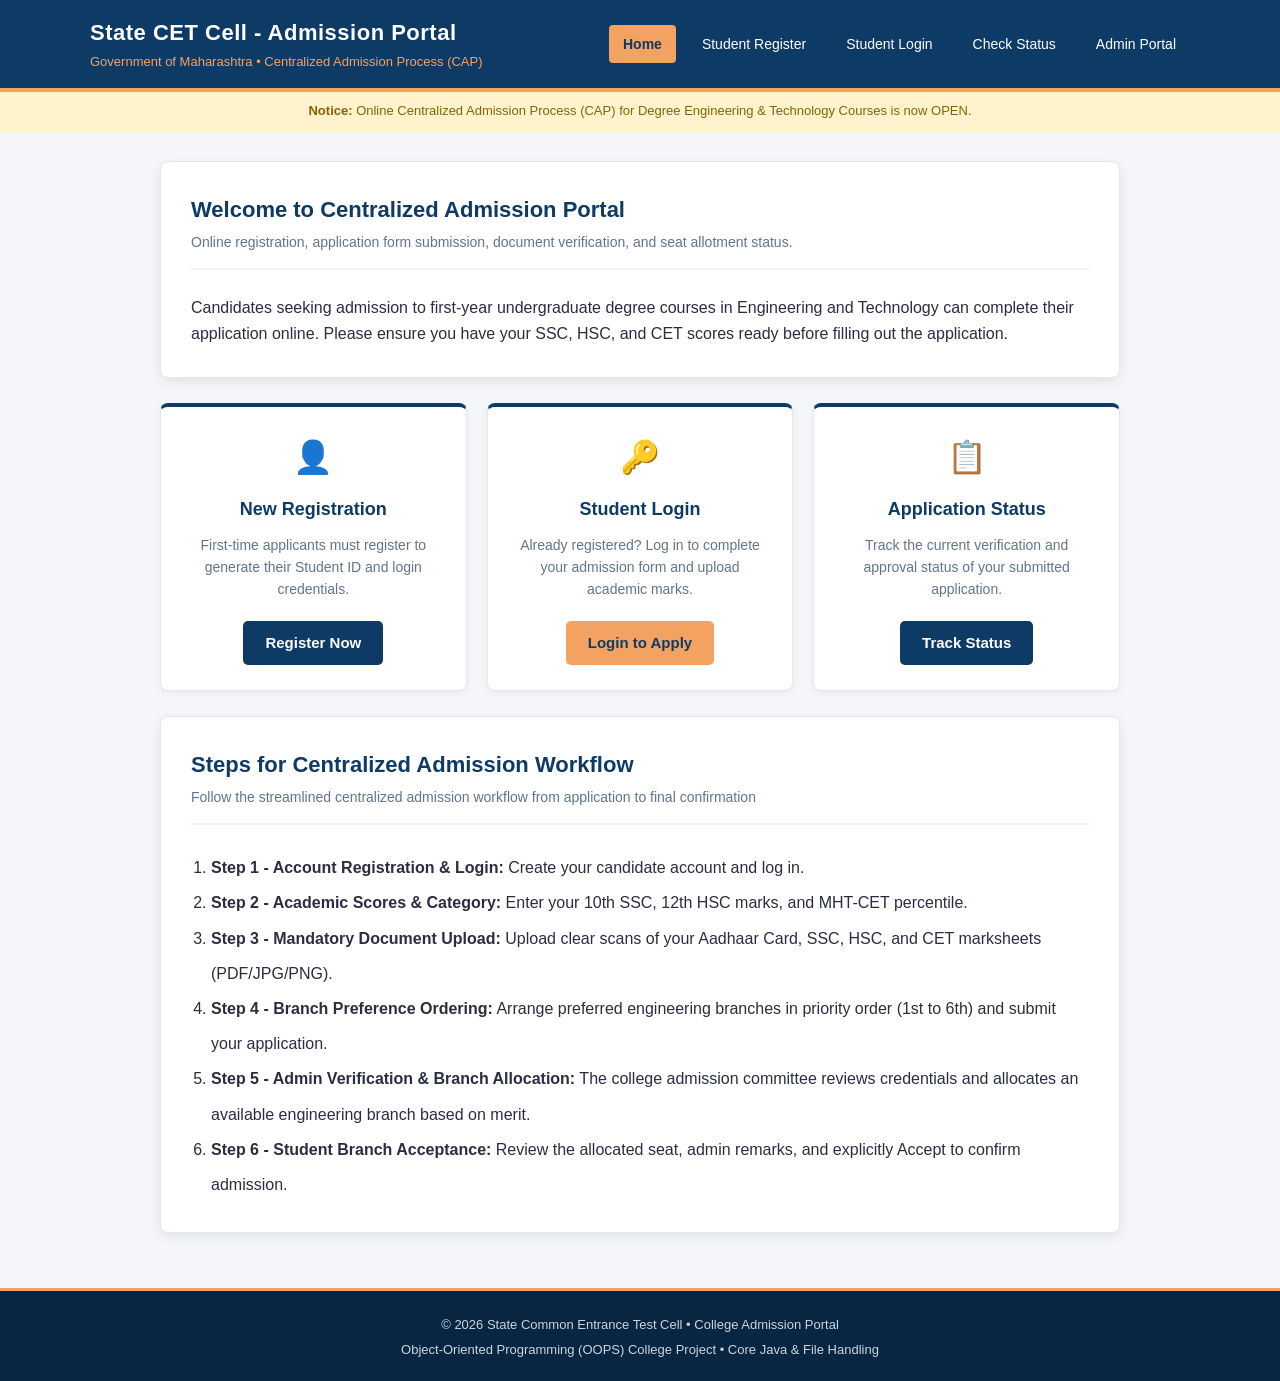
<file: CollegeAdmissionPortal/frontend/index.html>
<!DOCTYPE html>
<!-- Declare standard HTML5 document type -->
<html lang="en">
<head>
    <!-- Define character encoding as UTF-8 -->
    <meta charset="UTF-8">
    <!-- Responsive viewport settings for mobile and desktop screens -->
    <meta name="viewport" content="width=device-width, initial-scale=1.0">
    <!-- Web page title displayed on browser tab -->
    <title>State CET Cell - Centralized Admission Portal</title>
    <!-- Link the external CSS stylesheet for styling -->
    <link rel="stylesheet" href="style.css">
</head>
<body>

    <!-- ============================================================= -->
    <!-- TOP HEADER SECTION                                            -->
    <!-- Contains the portal title and main navigation links           -->
    <!-- ============================================================= -->
    <header>
        <div class="header-container">
            <!-- Branding and portal title -->
            <div class="portal-title">
                <!-- Main portal heading -->
                <h1>State CET Cell - Admission Portal</h1>
                <!-- Subheading explaining purpose -->
                <p>Government of Maharashtra • Centralized Admission Process (CAP)</p>
            </div>

            <!-- Navigation buttons -->
            <nav>
                <!-- Link to Home Page (active) -->
                <a href="index.html" class="btn-nav-active">Home</a>
                <!-- Link to Student Registration -->
                <a href="register.html">Student Register</a>
                <!-- Link to Student Login -->
                <a href="login.html">Student Login</a>
                <!-- Link to Application Status check -->
                <a href="status.html">Check Status</a>
                <!-- Link to Admin Login -->
                <a href="admin-login.html">Admin Portal</a>
            </nav>
        </div>
    </header>

    <!-- Notice Bar for official announcements -->
    <div class="notice-bar">
        <!-- Official announcement ticker -->
        <strong>Notice:</strong> Online Centralized Admission Process (CAP) for Degree Engineering & Technology Courses is now OPEN.
    </div>

    <!-- ============================================================= -->
    <!-- MAIN CONTENT SECTION                                          -->
    <!-- ============================================================= -->
    <main>

        <!-- Welcome information card -->
        <section class="card">
            <div class="card-header">
                <!-- Welcome heading -->
                <h2>Welcome to Centralized Admission Portal</h2>
                <!-- Introduction description -->
                <p>Online registration, application form submission, document verification, and seat allotment status.</p>
            </div>

            <!-- Paragraph explaining how the admission process works -->
            <p>
                Candidates seeking admission to first-year undergraduate degree courses in Engineering and Technology
                can complete their application online. Please ensure you have your SSC, HSC, and CET scores ready before
                filling out the application.
            </p>
        </section>

        <!-- Feature Grid: 3 Quick Access Cards -->
        <section class="feature-grid">

            <!-- Card 1: New Student Registration -->
            <div class="feature-box">
                <!-- Icon for registration -->
                <div class="feature-icon">&#128100;</div>
                <!-- Box title -->
                <h3>New Registration</h3>
                <!-- Box description -->
                <p>First-time applicants must register to generate their Student ID and login credentials.</p>
                <!-- Button leading to registration page -->
                <a href="register.html" class="btn btn-primary">Register Now</a>
            </div>

            <!-- Card 2: Student Login & Application Form -->
            <div class="feature-box">
                <!-- Icon for login -->
                <div class="feature-icon">&#128273;</div>
                <!-- Box title -->
                <h3>Student Login</h3>
                <!-- Box description -->
                <p>Already registered? Log in to complete your admission form and upload academic marks.</p>
                <!-- Button leading to login page -->
                <a href="login.html" class="btn btn-accent">Login to Apply</a>
            </div>

            <!-- Card 3: Check Application Status -->
            <div class="feature-box">
                <!-- Icon for status -->
                <div class="feature-icon">&#128203;</div>
                <!-- Box title -->
                <h3>Application Status</h3>
                <!-- Box description -->
                <p>Track the current verification and approval status of your submitted application.</p>
                <!-- Button leading to status page -->
                <a href="status.html" class="btn btn-primary">Track Status</a>
            </div>

        </section>

        <!-- Card explaining the Admission Steps for candidates -->
        <section class="card" style="margin-top: 25px;">
            <div class="card-header">
                <!-- Section heading -->
                <h2>Steps for Centralized Admission Workflow</h2>
                <!-- Subtitle -->
                <p>Follow the streamlined centralized admission workflow from application to final confirmation</p>
            </div>

            <!-- Ordered list detailing each step -->
            <ol style="padding-left: 20px; line-height: 2.2;">
                <li><strong>Step 1 - Account Registration & Login:</strong> Create your candidate account and log in.</li>
                <li><strong>Step 2 - Academic Scores & Category:</strong> Enter your 10th SSC, 12th HSC marks, and MHT-CET percentile.</li>
                <li><strong>Step 3 - Mandatory Document Upload:</strong> Upload clear scans of your Aadhaar Card, SSC, HSC, and CET marksheets (PDF/JPG/PNG).</li>
                <li><strong>Step 4 - Branch Preference Ordering:</strong> Arrange preferred engineering branches in priority order (1st to 6th) and submit your application.</li>
                <li><strong>Step 5 - Admin Verification & Branch Allocation:</strong> The college admission committee reviews credentials and allocates an available engineering branch based on merit.</li>
                <li><strong>Step 6 - Student Branch Acceptance:</strong> Review the allocated seat, admin remarks, and explicitly Accept to confirm admission.</li>
            </ol>
        </section>


    </main>

    <!-- ============================================================= -->
    <!-- FOOTER SECTION                                                -->
    <!-- ============================================================= -->
    <footer>
        <!-- Copyright and project details -->
        <p>&copy; 2026 State Common Entrance Test Cell • College Admission Portal</p>
        <!-- Educational project notice -->
        <p>Object-Oriented Programming (OOPS) College Project • Core Java & File Handling</p>
    </footer>

</body>
</html>
</file>
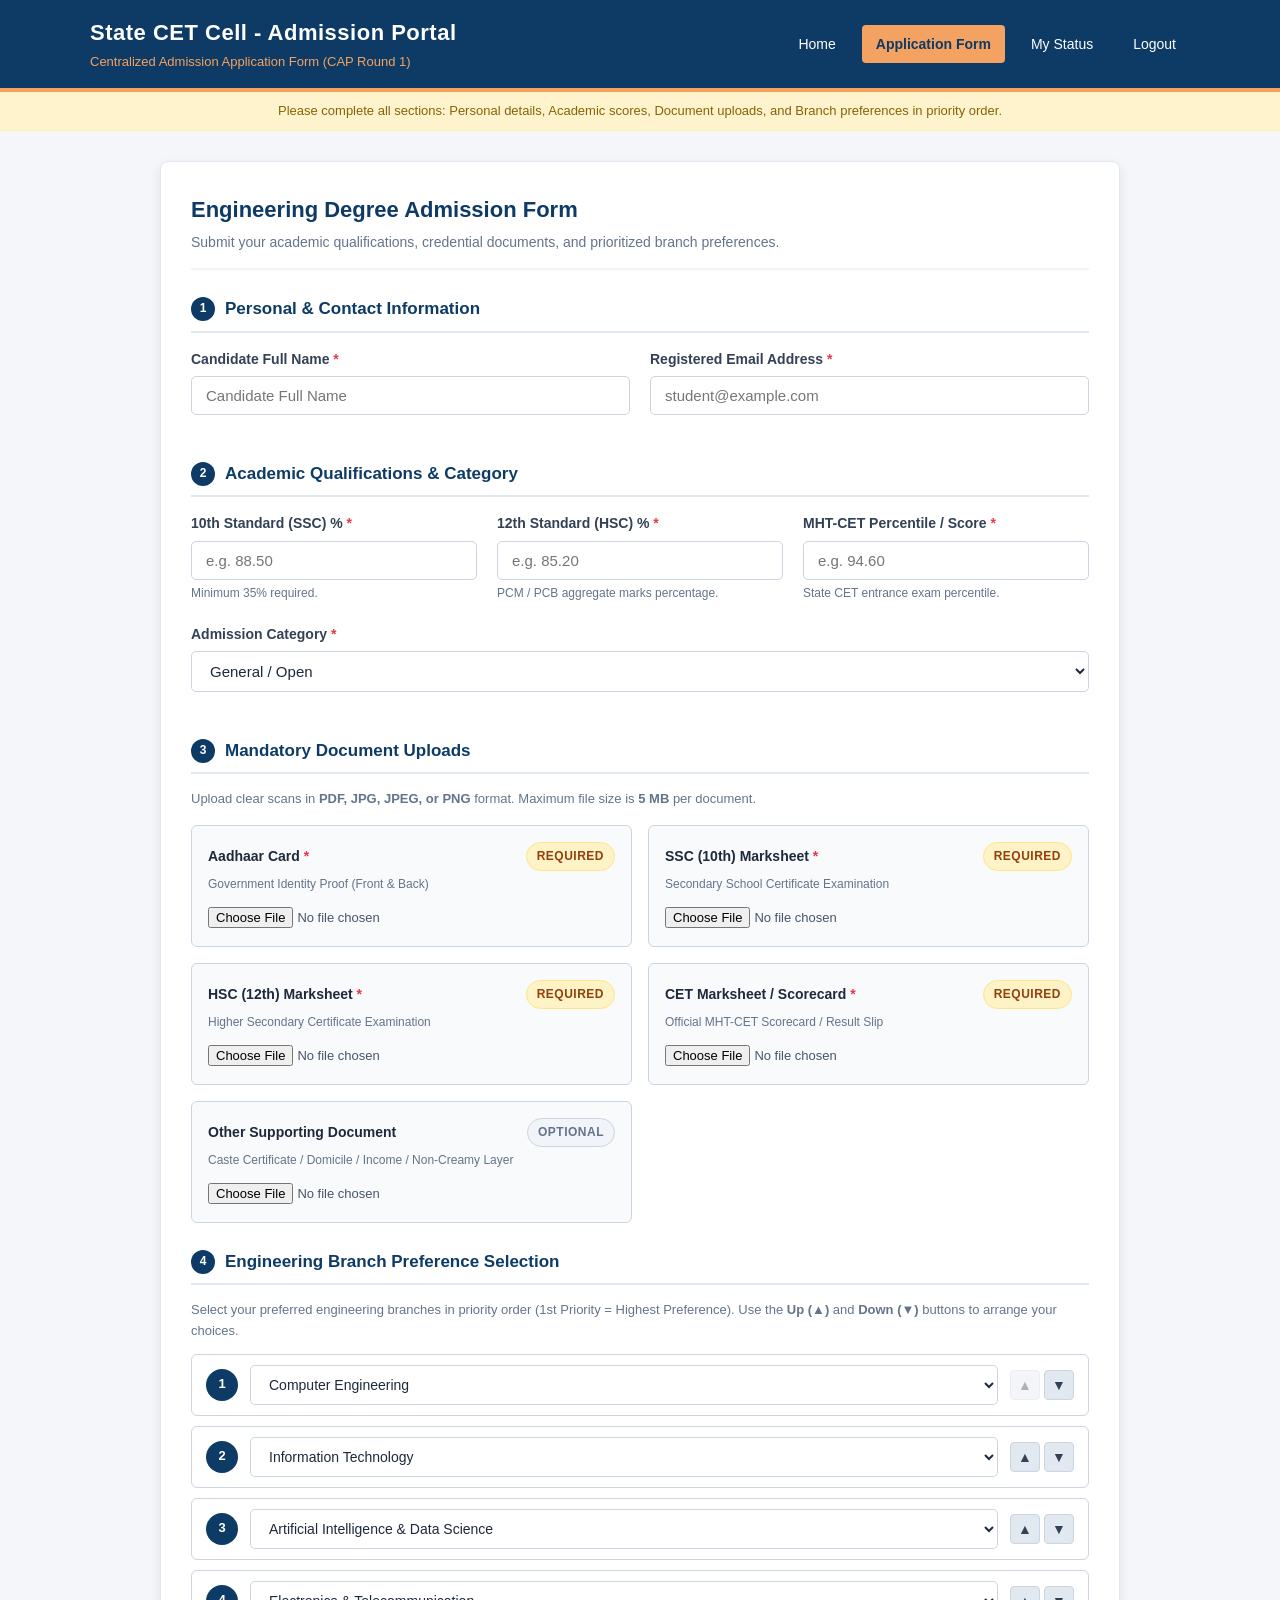
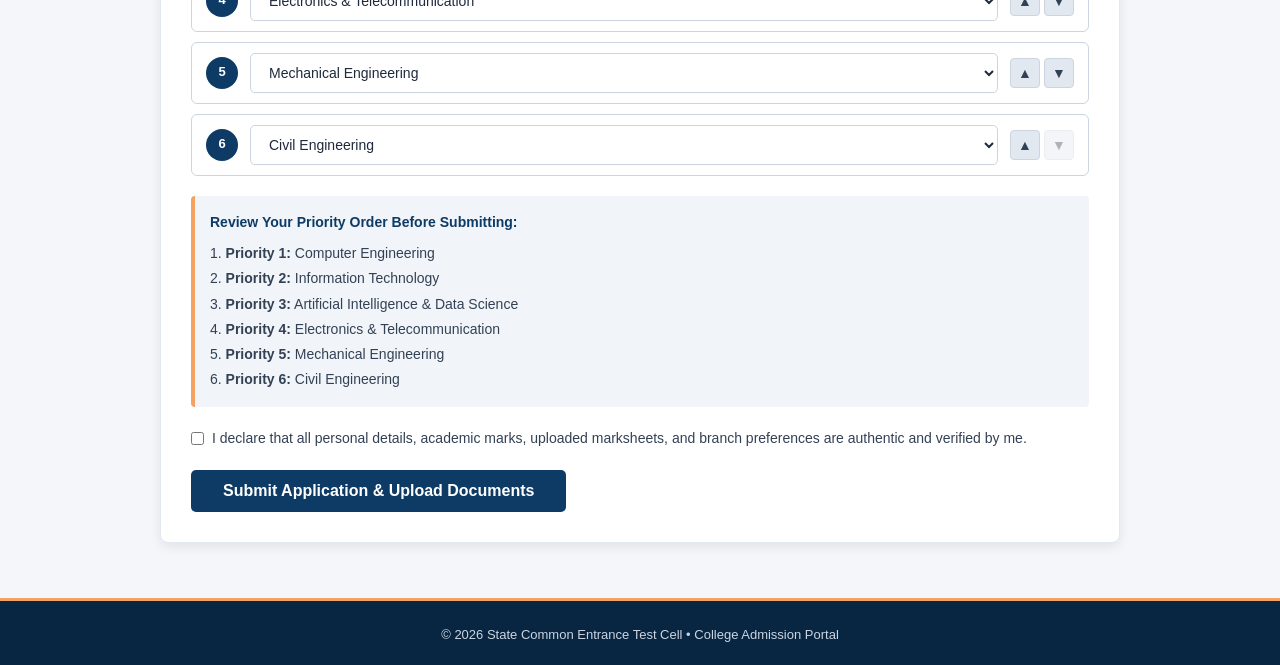
<file: CollegeAdmissionPortal/frontend/application.html>
<!DOCTYPE html>
<html lang="en">
<head>
    <meta charset="UTF-8">
    <meta name="viewport" content="width=device-width, initial-scale=1.0">
    <title>Admission Application Form - CET Admission Portal</title>
    <link rel="stylesheet" href="style.css">
</head>
<body>

    <!-- ============================================================= -->
    <!-- HEADER SECTION                                                -->
    <!-- ============================================================= -->
    <header>
        <div class="header-container">
            <div class="portal-title">
                <h1>State CET Cell - Admission Portal</h1>
                <p>Centralized Admission Application Form (CAP Round 1)</p>
            </div>
            <nav>
                <a href="index.html">Home</a>
                <a href="application.html" class="btn-nav-active">Application Form</a>
                <a href="status.html">My Status</a>
                <a href="login.html" onclick="sessionStorage.clear();">Logout</a>
            </nav>
        </div>
    </header>

    <!-- Notice Bar -->
    <div class="notice-bar">
        Please complete all sections: Personal details, Academic scores, Document uploads, and Branch preferences in priority order.
    </div>

    <!-- ============================================================= -->
    <!-- MAIN CONTENT SECTION (APPLICATION FORM)                      -->
    <!-- ============================================================= -->
    <main>
        <div class="card">

            <div class="card-header">
                <h2>Engineering Degree Admission Form</h2>
                <p>Submit your academic qualifications, credential documents, and prioritized branch preferences.</p>
            </div>

            <!-- Alerts -->
            <div id="successAlert" class="alert alert-success"></div>
            <div id="errorAlert" class="alert alert-error"></div>
            <div id="progressAlert" class="alert alert-info"></div>

            <form id="admissionForm">

                <!-- ------------------------------------------------------------- -->
                <!-- SECTION 1: PERSONAL & CONTACT INFORMATION                    -->
                <!-- ------------------------------------------------------------- -->
                <div class="form-section-title">
                    <span class="section-num">1</span> Personal & Contact Information
                </div>

                <div class="form-row">
                    <div class="form-col form-group">
                        <label for="name">Candidate Full Name <span class="required-star">*</span></label>
                        <input type="text" id="name" name="name" class="form-control" placeholder="Candidate Full Name" required>
                    </div>

                    <div class="form-col form-group">
                        <label for="email">Registered Email Address <span class="required-star">*</span></label>
                        <input type="email" id="email" name="email" class="form-control" placeholder="student@example.com" required>
                    </div>
                </div>

                <!-- ------------------------------------------------------------- -->
                <!-- SECTION 2: ACADEMIC MARKS & CATEGORY                         -->
                <!-- ------------------------------------------------------------- -->
                <div class="form-section-title">
                    <span class="section-num">2</span> Academic Qualifications & Category
                </div>

                <div class="form-row">
                    <div class="form-col form-group">
                        <label for="sscMarks">10th Standard (SSC) % <span class="required-star">*</span></label>
                        <input type="number" id="sscMarks" name="sscMarks" class="form-control" step="0.01" min="35" max="100" placeholder="e.g. 88.50" required>
                        <div class="form-hint">Minimum 35% required.</div>
                    </div>

                    <div class="form-col form-group">
                        <label for="hscMarks">12th Standard (HSC) % <span class="required-star">*</span></label>
                        <input type="number" id="hscMarks" name="hscMarks" class="form-control" step="0.01" min="35" max="100" placeholder="e.g. 85.20" required>
                        <div class="form-hint">PCM / PCB aggregate marks percentage.</div>
                    </div>

                    <div class="form-col form-group">
                        <label for="cetScore">MHT-CET Percentile / Score <span class="required-star">*</span></label>
                        <input type="number" id="cetScore" name="cetScore" class="form-control" step="0.01" min="0" max="100" placeholder="e.g. 94.60" required>
                        <div class="form-hint">State CET entrance exam percentile.</div>
                    </div>
                </div>

                <div class="form-row">
                    <div class="form-col form-group">
                        <label for="category">Admission Category <span class="required-star">*</span></label>
                        <select id="category" name="category" class="form-control" required>
                            <option value="General">General / Open</option>
                            <option value="OBC">Other Backward Class (OBC)</option>
                            <option value="SC">Scheduled Caste (SC)</option>
                            <option value="ST">Scheduled Tribe (ST)</option>
                            <option value="EWS">Economically Weaker Section (EWS)</option>
                        </select>
                    </div>
                </div>

                <!-- ------------------------------------------------------------- -->
                <!-- SECTION 3: STUDENT DOCUMENT UPLOAD                            -->
                <!-- ------------------------------------------------------------- -->
                <div class="form-section-title">
                    <span class="section-num">3</span> Mandatory Document Uploads
                </div>
                <p style="font-size: 13px; color: #64748b; margin-bottom: 15px;">
                    Upload clear scans in <strong>PDF, JPG, JPEG, or PNG</strong> format. Maximum file size is <strong>5 MB</strong> per document.
                </p>

                <div class="doc-upload-grid">
                    <!-- Doc 1: Aadhaar Card -->
                    <div class="doc-upload-card" id="card_aadhaar">
                        <div class="doc-title">
                            <span>Aadhaar Card <span class="required-star">*</span></span>
                            <span class="badge badge-pending" id="badge_aadhaar">Required</span>
                        </div>
                        <div class="doc-desc">Government Identity Proof (Front & Back)</div>
                        <input type="file" id="doc_aadhaar" class="doc-file-input" accept=".pdf,.jpg,.jpeg,.png" required onchange="handleFileSelect('aadhaar', this)">
                        <div class="doc-file-info" id="info_aadhaar" style="display: none;"></div>
                    </div>

                    <!-- Doc 2: SSC Marksheet -->
                    <div class="doc-upload-card" id="card_ssc">
                        <div class="doc-title">
                            <span>SSC (10th) Marksheet <span class="required-star">*</span></span>
                            <span class="badge badge-pending" id="badge_ssc">Required</span>
                        </div>
                        <div class="doc-desc">Secondary School Certificate Examination</div>
                        <input type="file" id="doc_ssc" class="doc-file-input" accept=".pdf,.jpg,.jpeg,.png" required onchange="handleFileSelect('ssc', this)">
                        <div class="doc-file-info" id="info_ssc" style="display: none;"></div>
                    </div>

                    <!-- Doc 3: HSC Marksheet -->
                    <div class="doc-upload-card" id="card_hsc">
                        <div class="doc-title">
                            <span>HSC (12th) Marksheet <span class="required-star">*</span></span>
                            <span class="badge badge-pending" id="badge_hsc">Required</span>
                        </div>
                        <div class="doc-desc">Higher Secondary Certificate Examination</div>
                        <input type="file" id="doc_hsc" class="doc-file-input" accept=".pdf,.jpg,.jpeg,.png" required onchange="handleFileSelect('hsc', this)">
                        <div class="doc-file-info" id="info_hsc" style="display: none;"></div>
                    </div>

                    <!-- Doc 4: CET Scorecard -->
                    <div class="doc-upload-card" id="card_cet">
                        <div class="doc-title">
                            <span>CET Marksheet / Scorecard <span class="required-star">*</span></span>
                            <span class="badge badge-pending" id="badge_cet">Required</span>
                        </div>
                        <div class="doc-desc">Official MHT-CET Scorecard / Result Slip</div>
                        <input type="file" id="doc_cet" class="doc-file-input" accept=".pdf,.jpg,.jpeg,.png" required onchange="handleFileSelect('cet', this)">
                        <div class="doc-file-info" id="info_cet" style="display: none;"></div>
                    </div>

                    <!-- Doc 5: Other Supporting Document -->
                    <div class="doc-upload-card" id="card_other">
                        <div class="doc-title">
                            <span>Other Supporting Document</span>
                            <span class="badge badge-pending" style="background-color: #f1f5f9; color: #64748b; border: 1px solid #cbd5e1;" id="badge_other">Optional</span>
                        </div>
                        <div class="doc-desc">Caste Certificate / Domicile / Income / Non-Creamy Layer</div>
                        <input type="file" id="doc_other" class="doc-file-input" accept=".pdf,.jpg,.jpeg,.png" onchange="handleFileSelect('other', this)">
                        <div class="doc-file-info" id="info_other" style="display: none;"></div>
                    </div>
                </div>

                <!-- ------------------------------------------------------------- -->
                <!-- SECTION 4: BRANCH PREFERENCE SELECTION                        -->
                <!-- ------------------------------------------------------------- -->
                <div class="form-section-title">
                    <span class="section-num">4</span> Engineering Branch Preference Selection
                </div>
                <p style="font-size: 13px; color: #64748b; margin-bottom: 12px;">
                    Select your preferred engineering branches in priority order (1st Priority = Highest Preference).
                    Use the <strong>Up (▲)</strong> and <strong>Down (▼)</strong> buttons to arrange your choices.
                </p>

                <!-- Dynamic Branch Preferences List -->
                <div class="pref-list" id="preferencesList">
                    <!-- Javascript populates 6 priority items -->
                </div>

                <!-- Live Preference Review Summary Box -->
                <div class="pref-review-box">
                    <h4>Review Your Priority Order Before Submitting:</h4>
                    <ol class="pref-review-ordered" id="prefReviewList">
                        <!-- Javascript populates preview -->
                    </ol>
                </div>

                <!-- Hidden field for primary course compatibility -->
                <input type="hidden" id="course" name="course">

                <!-- Declaration Checkbox -->
                <div class="form-group" style="margin-top: 15px;">
                    <label style="font-weight: normal; display: flex; align-items: center; gap: 8px;">
                        <input type="checkbox" required>
                        I declare that all personal details, academic marks, uploaded marksheets, and branch preferences are authentic and verified by me.
                    </label>
                </div>

                <!-- Submit Button -->
                <button type="submit" id="submitBtn" class="btn btn-primary" style="padding: 12px 32px; font-size: 16px;">
                    Submit Application & Upload Documents
                </button>

            </form>

        </div>
    </main>

    <!-- Footer -->
    <footer>
        <p>&copy; 2026 State Common Entrance Test Cell • College Admission Portal</p>
    </footer>

    <!-- ============================================================= -->
    <!-- JAVASCRIPT: Document Validation, Preference Reordering & Submit-->
    <!-- ============================================================= -->
    <script>
        // Pre-fill student email and name if logged in
        const savedEmail = sessionStorage.getItem('studentEmail');
        const savedName = sessionStorage.getItem('studentName');
        if (savedEmail) document.getElementById('email').value = savedEmail;
        if (savedName) document.getElementById('name').value = savedName;

        // List of Available Engineering Branches
        const ALL_BRANCHES = [
            "Computer Engineering",
            "Information Technology",
            "Artificial Intelligence & Data Science",
            "Electronics & Telecommunication",
            "Mechanical Engineering",
            "Civil Engineering"
        ];

        // State array of currently ordered preferences (1st to 6th)
        let branchPreferences = [...ALL_BRANCHES];

        // Render Branch Preferences interactive list
        function renderPreferences() {
            const container = document.getElementById('preferencesList');
            const reviewList = document.getElementById('prefReviewList');

            container.innerHTML = '';
            reviewList.innerHTML = '';

            branchPreferences.forEach((branch, index) => {
                const item = document.createElement('div');
                item.className = 'pref-item';

                // Rank circle (1 to 6)
                const rank = document.createElement('div');
                rank.className = 'pref-rank';
                rank.textContent = index + 1;

                // Select dropdown
                const select = document.createElement('select');
                select.className = 'form-control pref-select';
                ALL_BRANCHES.forEach(b => {
                    const opt = document.createElement('option');
                    opt.value = b;
                    opt.textContent = b;
                    if (b === branch) opt.selected = true;
                    select.appendChild(opt);
                });

                select.addEventListener('change', function() {
                    handleBranchChange(index, this.value);
                });

                // Move Up / Move Down buttons
                const btnGroup = document.createElement('div');
                btnGroup.className = 'pref-btn-group';

                const upBtn = document.createElement('button');
                upBtn.type = 'button';
                upBtn.className = 'pref-btn';
                upBtn.textContent = '▲';
                upBtn.title = 'Move Up Priority';
                upBtn.disabled = (index === 0);
                upBtn.onclick = () => movePreference(index, -1);

                const downBtn = document.createElement('button');
                downBtn.type = 'button';
                downBtn.className = 'pref-btn';
                downBtn.textContent = '▼';
                downBtn.title = 'Move Down Priority';
                downBtn.disabled = (index === branchPreferences.length - 1);
                downBtn.onclick = () => movePreference(index, 1);

                btnGroup.appendChild(upBtn);
                btnGroup.appendChild(downBtn);

                item.appendChild(rank);
                item.appendChild(select);
                item.appendChild(btnGroup);
                container.appendChild(item);

                // Add to review list
                const li = document.createElement('li');
                li.innerHTML = `<strong>Priority ${index + 1}:</strong> ${branch}`;
                reviewList.appendChild(li);
            });

            // Update primary course choice
            document.getElementById('course').value = branchPreferences[0];
        }

        function movePreference(index, delta) {
            const target = index + delta;
            if (target < 0 || target >= branchPreferences.length) return;
            const temp = branchPreferences[index];
            branchPreferences[index] = branchPreferences[target];
            branchPreferences[target] = temp;
            renderPreferences();
        }

        function handleBranchChange(index, newValue) {
            // If the user picked a branch already elsewhere, swap with that position
            const existingIndex = branchPreferences.indexOf(newValue);
            if (existingIndex !== -1 && existingIndex !== index) {
                branchPreferences[existingIndex] = branchPreferences[index];
            }
            branchPreferences[index] = newValue;
            renderPreferences();
        }

        // Initialize preferences on page load
        renderPreferences();

        // -------------------------------------------------------------
        // File Selection & Client-Side Validation
        // -------------------------------------------------------------
        const selectedFiles = {};

        function handleFileSelect(docType, input) {
            const file = input.files[0];
            const card = document.getElementById('card_' + docType);
            const badge = document.getElementById('badge_' + docType);
            const info = document.getElementById('info_' + docType);

            if (!file) {
                delete selectedFiles[docType];
                card.classList.remove('doc-uploaded');
                info.style.display = 'none';
                if (badge) {
                    badge.className = 'badge badge-pending';
                    badge.textContent = (docType === 'other') ? 'Optional' : 'Required';
                }
                return;
            }

            // Validate format: PDF, JPG, JPEG, PNG
            const fileName = file.name;
            const ext = fileName.substring(fileName.lastIndexOf('.')).toLowerCase();
            const validExts = ['.pdf', '.jpg', '.jpeg', '.png'];

            if (!validExts.includes(ext)) {
                alert(`Invalid file format for ${docType.toUpperCase()}: ${ext}\nPlease select a PDF, JPG, JPEG, or PNG file.`);
                input.value = '';
                delete selectedFiles[docType];
                card.classList.remove('doc-uploaded');
                info.style.display = 'none';
                return;
            }

            // Validate file size: maximum 5 MB (5 * 1024 * 1024 bytes)
            const maxSize = 5 * 1024 * 1024;
            if (file.size > maxSize) {
                alert(`File size exceeds 5MB limit for ${docType.toUpperCase()} (${(file.size / (1024*1024)).toFixed(2)} MB). Please upload a smaller file.`);
                input.value = '';
                delete selectedFiles[docType];
                card.classList.remove('doc-uploaded');
                info.style.display = 'none';
                return;
            }

            // Valid file selected
            selectedFiles[docType] = file;
            card.classList.add('doc-uploaded');
            info.innerHTML = `&#10004; Selected: <strong>${fileName}</strong> (${(file.size / 1024).toFixed(1)} KB)`;
            info.style.display = 'flex';

            if (badge) {
                badge.className = 'badge badge-approved';
                badge.textContent = 'Selected';
            }
        }

        // -------------------------------------------------------------
        // Form Submission Handler
        // -------------------------------------------------------------
        const admissionForm = document.getElementById('admissionForm');
        const successAlert = document.getElementById('successAlert');
        const errorAlert = document.getElementById('errorAlert');
        const progressAlert = document.getElementById('progressAlert');
        const submitBtn = document.getElementById('submitBtn');

        admissionForm.addEventListener('submit', async function(e) {
            e.preventDefault();

            successAlert.style.display = 'none';
            errorAlert.style.display = 'none';
            progressAlert.style.display = 'none';

            // Validate required files
            const requiredDocs = ['aadhaar', 'ssc', 'hsc', 'cet'];
            for (const doc of requiredDocs) {
                if (!selectedFiles[doc]) {
                    errorAlert.textContent = `Please select and attach your ${doc.toUpperCase()} document before submitting!`;
                    errorAlert.style.display = 'block';
                    document.getElementById('doc_' + doc).focus();
                    return;
                }
            }

            // Extract form values
            const name = document.getElementById('name').value.trim();
            const email = document.getElementById('email').value.trim();
            const sscMarks = document.getElementById('sscMarks').value;
            const hscMarks = document.getElementById('hscMarks').value;
            const cetScore = document.getElementById('cetScore').value;
            const category = document.getElementById('category').value;
            const course = branchPreferences[0];
            const preferencesStr = branchPreferences.join(';');

            submitBtn.disabled = true;
            submitBtn.textContent = 'Submitting Application...';

            progressAlert.textContent = 'Step 1/2: Submitting academic marks and branch preferences...';
            progressAlert.style.display = 'block';

            try {
                // Step 1: Submit application details to /api/apply
                const formData = new URLSearchParams();
                formData.append('name', name);
                formData.append('email', email);
                formData.append('sscMarks', sscMarks);
                formData.append('hscMarks', hscMarks);
                formData.append('cetScore', cetScore);
                formData.append('course', course);
                formData.append('category', category);
                formData.append('preferences', preferencesStr);

                const applyResponse = await fetch('/api/apply', {
                    method: 'POST',
                    headers: { 'Content-Type': 'application/x-www-form-urlencoded' },
                    body: formData.toString()
                });

                const applyData = await applyResponse.json();

                if (!applyData.success) {
                    throw new Error(applyData.message || 'Application submission failed');
                }

                const appId = applyData.appId;
                sessionStorage.setItem('studentEmail', email);

                // Step 2: Upload all selected documents
                const docKeys = Object.keys(selectedFiles);
                for (let i = 0; i < docKeys.length; i++) {
                    const docType = docKeys[i];
                    const file = selectedFiles[docType];

                    progressAlert.textContent = `Step 2/2: Uploading documents (${i + 1}/${docKeys.length}): ${file.name}...`;

                    const uploadUrl = `/api/upload-document?appId=${encodeURIComponent(appId)}&email=${encodeURIComponent(email)}&docType=${encodeURIComponent(docType)}&fileName=${encodeURIComponent(file.name)}`;

                    const uploadRes = await fetch(uploadUrl, {
                        method: 'POST',
                        body: file
                    });

                    const uploadData = await uploadRes.json();
                    if (!uploadData.success) {
                        console.warn(`Warning: Could not upload ${docType}:`, uploadData.message);
                    }
                }

                // Complete!
                progressAlert.style.display = 'none';
                successAlert.textContent = `Application submitted successfully! Reference ID: ${appId}. All documents uploaded. Redirecting to your Application Status...`;
                successAlert.style.display = 'block';

                setTimeout(() => {
                    window.location.href = `status.html?email=${encodeURIComponent(email)}`;
                }, 2000);

            } catch (err) {
                progressAlert.style.display = 'none';
                errorAlert.textContent = err.message || 'Failed to submit application. Please check backend connection.';
                errorAlert.style.display = 'block';
                submitBtn.disabled = false;
                submitBtn.textContent = 'Submit Application & Upload Documents';
            }
        });
    </script>

</body>
</html>
</file>
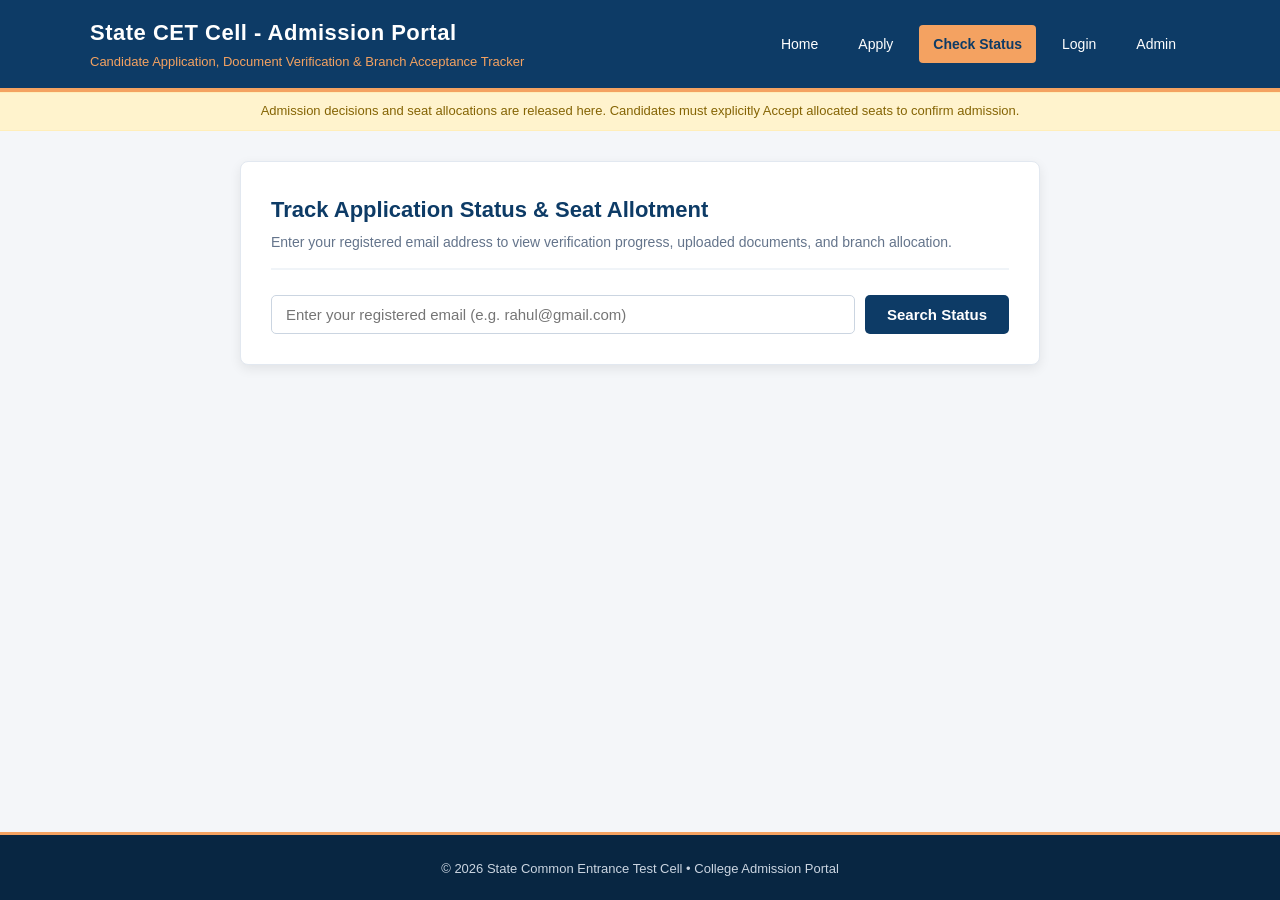
<file: CollegeAdmissionPortal/frontend/status.html>
<!DOCTYPE html>
<html lang="en">
<head>
    <meta charset="UTF-8">
    <meta name="viewport" content="width=device-width, initial-scale=1.0">
    <title>Application Status & Branch Acceptance - CET Admission Portal</title>
    <link rel="stylesheet" href="style.css">
</head>
<body>

    <!-- ============================================================= -->
    <!-- HEADER SECTION                                                -->
    <!-- ============================================================= -->
    <header>
        <div class="header-container">
            <div class="portal-title">
                <h1>State CET Cell - Admission Portal</h1>
                <p>Candidate Application, Document Verification & Branch Acceptance Tracker</p>
            </div>
            <nav>
                <a href="index.html">Home</a>
                <a href="application.html">Apply</a>
                <a href="status.html" class="btn-nav-active">Check Status</a>
                <a href="login.html">Login</a>
                <a href="admin-login.html">Admin</a>
            </nav>
        </div>
    </header>

    <!-- Notice Bar -->
    <div class="notice-bar">
        Admission decisions and seat allocations are released here. Candidates must explicitly Accept allocated seats to confirm admission.
    </div>

    <!-- ============================================================= -->
    <!-- MAIN CONTENT SECTION                                          -->
    <!-- ============================================================= -->
    <main>

        <!-- Search / Lookup Card -->
        <section class="card" style="max-width: 800px; margin: 0 auto 25px auto;">
            <div class="card-header">
                <h2>Track Application Status & Seat Allotment</h2>
                <p>Enter your registered email address to view verification progress, uploaded documents, and branch allocation.</p>
            </div>

            <form id="searchForm" style="display: flex; gap: 10px;">
                <input type="email" id="searchEmail" class="form-control" placeholder="Enter your registered email (e.g. rahul@gmail.com)" required>
                <button type="submit" class="btn btn-primary" style="white-space: nowrap;">Search Status</button>
            </form>
        </section>

        <!-- Action Response Alert Box -->
        <div id="statusActionAlert" class="alert alert-success" style="max-width: 800px; margin: 0 auto 20px auto;"></div>

        <!-- --------------------------------------------------------- -->
        <!-- DYNAMIC STATUS CONTAINER (Populated when application found) -->
        <!-- --------------------------------------------------------- -->
        <div id="statusResultContainer" style="display: none; max-width: 800px; margin: 0 auto;">

            <!-- BANNER 1: PROVISIONAL ALLOCATION - AWAITING STUDENT ACCEPTANCE -->
            <section id="allocationDecisionBanner" class="allocation-banner" style="display: none;">
                <div style="font-size: 13px; text-transform: uppercase; letter-spacing: 1px; color: #f4a261; font-weight: 700;">
                    &#127891; PROVISIONAL SEAT ALLOCATION DECISION
                </div>
                <div class="allocation-branch-name" id="allocBranchDisplay">
                    Computer Engineering
                </div>
                <p style="font-size: 14px; opacity: 0.95; margin-bottom: 12px;" id="allocDetailsText">
                    You have been provisionally allocated a seat based on your CET Merit Score and admission category.
                </p>
                <div style="background-color: rgba(255, 255, 255, 0.12); border-left: 3px solid #f4a261; padding: 10px 14px; border-radius: 4px; font-size: 13px; margin-bottom: 15px;">
                    <strong>Admission Committee Remarks:</strong> <span id="allocRemarksText">-</span>
                </div>
                <div style="background-color: #ffffff; color: #1e293b; padding: 12px; border-radius: 6px; font-size: 13px; line-height: 1.5; margin-bottom: 15px;">
                    <strong>&#9888; Important Instruction:</strong>
                    You must explicitly <strong>Accept</strong> your allocated branch to confirm your admission.
                    Students are NOT considered admitted until acceptance is confirmed.
                    If you reject, your application returns to the committee for further review and reallocation.
                </div>
                <div class="allocation-actions">
                    <button onclick="respondToAllocation('Accept')" class="btn btn-success" style="padding: 12px 24px; font-size: 15px; font-weight: 700;">
                        &#10004; Accept Allocated Branch & Confirm Admission
                    </button>
                    <button onclick="respondToAllocation('Reject')" class="btn btn-danger" style="padding: 12px 20px; font-size: 14px;">
                        &#10008; Reject Allocation / Request Reallocation
                    </button>
                </div>
            </section>

            <!-- BANNER 2: ADMISSION OFFICIALLY CONFIRMED -->
            <section id="admissionConfirmedBanner" class="admission-confirmed-card" style="display: none;">
                <div class="admission-confirmed-seal">&#127891; &#10004;</div>
                <div class="admission-confirmed-title">ADMISSION CONFIRMED</div>
                <p style="font-size: 15px; color: #166534; margin: 8px 0 15px 0;">
                    Congratulations! Your seat in <strong id="confirmedBranchDisplay" style="color: #0d3b66; font-size: 18px;">Computer Engineering</strong> is officially confirmed.
                </p>
                <div style="font-size: 13px; color: #4b5563; margin-bottom: 15px;">
                    All credentials and marksheets have been verified and candidate acceptance was recorded.
                </div>
                <button onclick="window.print()" class="btn btn-primary btn-sm">&#128424; Print Provisional Admission Slip</button>
            </section>

            <!-- BANNER 3: ALLOCATION REJECTED BY CANDIDATE -->
            <section id="allocationRejectedBanner" class="card" style="display: none; border-left: 4px solid #e63946; background-color: #fff5f5;">
                <h3 style="color: #e63946; margin-bottom: 6px;">Allocation Rejected by Candidate</h3>
                <p style="font-size: 14px; color: #475569;">
                    You have surrendered your provisionally allocated seat. Your application has been returned to the Admission Committee for review and possible reallocation in subsequent rounds.
                </p>
            </section>

            <!-- Main Application Details Card -->
            <section class="card">
                <div class="card-header" style="display: flex; justify-content: space-between; align-items: center; flex-wrap: wrap; gap: 10px;">
                    <div>
                        <h2>Admission Application Details</h2>
                        <p>Reference ID: <strong id="appIdDisplay" style="color: #0d3b66; font-size: 16px;"></strong></p>
                    </div>
                    <div id="statusBadgeContainer"></div>
                </div>

                <!-- Personal & Academic Details Grid -->
                <div class="detail-grid">
                    <div class="detail-item">
                        <div class="detail-label">Candidate Name</div>
                        <div id="dispName" class="detail-value">-</div>
                    </div>

                    <div class="detail-item">
                        <div class="detail-label">Registered Email</div>
                        <div id="dispEmail" class="detail-value" style="font-size: 14px;">-</div>
                    </div>

                    <div class="detail-item">
                        <div class="detail-label">Contact Phone</div>
                        <div id="dispPhone" class="detail-value">-</div>
                    </div>

                    <div class="detail-item">
                        <div class="detail-label">Category</div>
                        <div id="dispCategory" class="detail-value">-</div>
                    </div>

                    <div class="detail-item">
                        <div class="detail-label">10th SSC Marks</div>
                        <div id="dispSsc" class="detail-value">-</div>
                    </div>

                    <div class="detail-item">
                        <div class="detail-label">12th HSC Marks</div>
                        <div id="dispHsc" class="detail-value">-</div>
                    </div>

                    <div class="detail-item" style="grid-column: 1 / -1;">
                        <div class="detail-label">MHT-CET Percentile</div>
                        <div id="dispCet" class="detail-value" style="color: #2a9d8f; font-size: 18px;">-</div>
                    </div>
                </div>

                <!-- Uploaded Documents Section -->
                <div class="form-section-title" style="margin-top: 25px;">
                    Uploaded Credential Documents & Verification
                </div>
                <div style="margin-bottom: 10px; font-size: 13px;">
                    Verification Status: <span id="dispDocStatusBadge" class="badge badge-pending">Pending Verification</span>
                </div>

                <div class="table-responsive" style="margin-top: 0; margin-bottom: 25px;">
                    <table>
                        <thead>
                            <tr>
                                <th>Document Type</th>
                                <th>File Name</th>
                                <th>Status</th>
                                <th>Actions</th>
                            </tr>
                        </thead>
                        <tbody id="dispDocTableBody">
                            <!-- Populated dynamically -->
                        </tbody>
                    </table>
                </div>

                <!-- Branch Preferences in Priority Order -->
                <div class="form-section-title">
                    Submitted Branch Preferences (Priority Order)
                </div>
                <ol id="dispPrefList" style="padding-left: 20px; line-height: 1.8; color: #1e293b; font-size: 14px; margin-bottom: 25px;">
                    <!-- Populated dynamically -->
                </ol>

                <!-- Committee Remarks -->
                <div class="detail-item" style="background-color: #ffffff; border-left: 4px solid #0d3b66;">
                    <div class="detail-label">Admission Committee Remarks</div>
                    <div id="dispRemarks" style="font-size: 15px; color: #334155; margin-top: 4px;">-</div>
                </div>

            </section>

        </div>

        <!-- Not Found Notice Card -->
        <section id="notFoundCard" class="card" style="display: none; max-width: 800px; margin: 0 auto; text-align: center;">
            <h3 style="color: #e63946; margin-bottom: 10px;">No Application Found</h3>
            <p style="color: #64748b; margin-bottom: 20px;">
                We could not find an admission application submitted with this email.
            </p>
            <a href="application.html" class="btn btn-primary">Fill Application Form Now</a>
        </section>

    </main>

    <!-- ============================================================= -->
    <!-- MODAL: DOCUMENT PREVIEW MODAL                                 -->
    <!-- ============================================================= -->
    <div id="previewModal" class="modal-backdrop">
        <div class="modal-dialog" style="max-width: 900px;">
            <div class="modal-header">
                <h3 id="previewDocTitle">Document Preview</h3>
                <button class="modal-close" onclick="closePreviewModal()">&times;</button>
            </div>
            <div class="modal-body" style="padding: 10px;">
                <div class="doc-preview-container" id="previewContainer">
                    <p style="color: #64748b;">Loading document preview...</p>
                </div>
            </div>
            <div class="modal-footer">
                <a id="previewExternalLink" href="#" target="_blank" class="btn btn-accent btn-sm">&#8599; Open in New Tab</a>
                <a id="previewDownloadLink" href="#" download class="btn btn-primary btn-sm">&#128190; Download File</a>
                <button type="button" class="btn btn-secondary btn-sm" onclick="closePreviewModal()" style="background-color: #94a3b8; color: #ffffff;">Close</button>
            </div>
        </div>
    </div>

    <!-- Footer -->
    <footer>
        <p>&copy; 2026 State Common Entrance Test Cell • College Admission Portal</p>
    </footer>

    <!-- ============================================================= -->
    <!-- JAVASCRIPT: Status Queries & Branch Acceptance Actions        -->
    <!-- ============================================================= -->
    <script>
        const urlParams = new URLSearchParams(window.location.search);
        const paramEmail = urlParams.get('email') || sessionStorage.getItem('studentEmail');

        const searchInput = document.getElementById('searchEmail');
        const resultContainer = document.getElementById('statusResultContainer');
        const notFoundCard = document.getElementById('notFoundCard');
        const badgeContainer = document.getElementById('statusBadgeContainer');
        const actionAlert = document.getElementById('statusActionAlert');

        let currentAppData = null;

        if (paramEmail) {
            searchInput.value = paramEmail;
            fetchStatus(paramEmail);
        }

        document.getElementById('searchForm').addEventListener('submit', function(e) {
            e.preventDefault();
            const email = searchInput.value.trim();
            if (email) fetchStatus(email);
        });

        function fetchStatus(email) {
            resultContainer.style.display = 'none';
            notFoundCard.style.display = 'none';
            actionAlert.style.display = 'none';

            fetch('/api/status?email=' + encodeURIComponent(email))
                .then(res => res.json())
                .then(data => {
                    if (data.found) {
                        currentAppData = data;
                        renderStatusDetails(data);
                    } else {
                        notFoundCard.style.display = 'block';
                    }
                })
                .catch(err => {
                    alert('Error connecting to backend server.');
                });
        }

        function renderStatusDetails(data) {
            document.getElementById('appIdDisplay').textContent = data.appId;
            document.getElementById('dispName').textContent = data.name;
            document.getElementById('dispEmail').textContent = data.email;
            document.getElementById('dispPhone').textContent = data.phone || 'N/A';
            document.getElementById('dispCategory').textContent = data.category;
            document.getElementById('dispSsc').textContent = data.ssc.toFixed(2) + '%';
            document.getElementById('dispHsc').textContent = data.hsc.toFixed(2) + '%';
            document.getElementById('dispCet').textContent = data.cet.toFixed(2) + ' Percentile';
            document.getElementById('dispRemarks').textContent = data.remarks || 'No remarks provided.';

            // Document status badge
            const docBadge = document.getElementById('dispDocStatusBadge');
            const vStatus = data.verificationStatus || 'Pending Verification';
            docBadge.textContent = vStatus;
            docBadge.className = 'badge ' + (vStatus === 'Documents Verified' ? 'badge-verified' : (vStatus === 'Verification Rejected' ? 'badge-rejected' : 'badge-pending'));

            // Render Document List Table
            const docTableBody = document.getElementById('dispDocTableBody');
            docTableBody.innerHTML = '';
            const docTitles = {
                'aadhaar': 'Aadhaar Card',
                'ssc': 'SSC (10th) Marksheet',
                'hsc': 'HSC (12th) Marksheet',
                'cet': 'CET Scorecard',
                'other': 'Other Supporting Document'
            };

            const docs = data.documents || {};
            const types = ['aadhaar', 'ssc', 'hsc', 'cet', 'other'];

            types.forEach(t => {
                const storedFile = docs[t];
                const tr = document.createElement('tr');
                if (storedFile) {
                    tr.innerHTML = `
                        <td><strong>${docTitles[t]}</strong></td>
                        <td style="font-size: 13px; color: #0f766e;">${storedFile}</td>
                        <td><span class="badge badge-approved">&#10004; Uploaded</span></td>
                        <td>
                            <button onclick="previewDocument('${data.appId}', '${t}', '${docTitles[t]}')" class="btn btn-accent btn-sm" style="margin-right: 4px;">Preview</button>
                            <a href="/api/document/download?appId=${encodeURIComponent(data.appId)}&docType=${encodeURIComponent(t)}" class="btn btn-primary btn-sm" download>Download</a>
                        </td>
                    `;
                } else {
                    tr.innerHTML = `
                        <td>${docTitles[t]}</td>
                        <td style="color: #94a3b8; font-style: italic;">Not uploaded</td>
                        <td><span class="badge badge-pending">Missing</span></td>
                        <td>-</td>
                    `;
                }
                docTableBody.appendChild(tr);
            });

            // Render Preferences List
            const prefList = document.getElementById('dispPrefList');
            prefList.innerHTML = '';
            const prefs = data.preferences || (data.course ? [data.course] : []);
            prefs.forEach((p, idx) => {
                const li = document.createElement('li');
                li.innerHTML = `<strong>Priority ${idx + 1}:</strong> <span style="color: #0d3b66; font-weight: 600;">${p}</span>`;
                prefList.appendChild(li);
            });

            // Render Branch Allocation Banners based on Allocation Status
            const allocBanner = document.getElementById('allocationDecisionBanner');
            const confirmedBanner = document.getElementById('admissionConfirmedBanner');
            const rejectedBanner = document.getElementById('allocationRejectedBanner');

            allocBanner.style.display = 'none';
            confirmedBanner.style.display = 'none';
            rejectedBanner.style.display = 'none';

            const allocStatus = (data.allocationStatus || '').toLowerCase();
            const statusLower = (data.status || '').toLowerCase();

            let overallBadgeHtml = '';

            if (allocStatus === 'accepted' || statusLower === 'admission confirmed' || statusLower === 'approved') {
                // Confirmed
                document.getElementById('confirmedBranchDisplay').textContent = data.allocatedBranch || data.course;
                confirmedBanner.style.display = 'block';
                overallBadgeHtml = '<span class="badge badge-confirmed">&#10004; ADMISSION CONFIRMED</span>';
            } else if (allocStatus === 'awaiting student acceptance' || statusLower === 'branch allocated') {
                // Awaiting acceptance
                document.getElementById('allocBranchDisplay').textContent = data.allocatedBranch || data.course;
                document.getElementById('allocRemarksText').textContent = data.allocationRemarks || data.remarks || 'Seat allotted in CAP Round 1.';
                allocBanner.style.display = 'block';
                overallBadgeHtml = '<span class="badge badge-awaiting">&#9203; AWAITING YOUR ACCEPTANCE</span>';
            } else if (allocStatus.includes('rejected by student')) {
                rejectedBanner.style.display = 'block';
                overallBadgeHtml = '<span class="badge badge-rejected">&#10008; ALLOCATION REJECTED - PENDING REALLOCATION</span>';
            } else if (allocStatus === 'rejected' || statusLower === 'rejected') {
                overallBadgeHtml = '<span class="badge badge-rejected">&#10008; APPLICATION REJECTED</span>';
            } else {
                overallBadgeHtml = '<span class="badge badge-pending">&#9203; PENDING ALLOCATION</span>';
            }

            badgeContainer.innerHTML = overallBadgeHtml;
            resultContainer.style.display = 'block';
        }

        // Student responds to branch allocation: Accept or Reject
        function respondToAllocation(decision) {
            if (!currentAppData) return;

            let confirmMsg = '';
            let remarks = '';

            if (decision === 'Accept') {
                confirmMsg = `Are you sure you want to ACCEPT your allocated branch (${currentAppData.allocatedBranch})?\n\nThis will officially CONFIRM your admission.`;
                if (!confirm(confirmMsg)) return;
            } else {
                confirmMsg = `Are you sure you want to REJECT your allocated branch (${currentAppData.allocatedBranch})?\n\nYour application will return to the Admission Committee for review.`;
                if (!confirm(confirmMsg)) return;
                remarks = prompt("Please state your reason for rejecting the allocated branch (e.g. Seeking higher preference branch in next round):", "Seeking higher preference branch in subsequent round.");
                if (remarks === null) return;
            }

            const fd = new URLSearchParams();
            fd.append('appId', currentAppData.appId);
            fd.append('action', decision);
            fd.append('remarks', remarks);

            fetch('/api/student/allocation-response', {
                method: 'POST',
                headers: { 'Content-Type': 'application/x-www-form-urlencoded' },
                body: fd.toString()
            })
            .then(res => res.json())
            .then(data => {
                if (data.success) {
                    actionAlert.textContent = data.message;
                    actionAlert.style.display = 'block';
                    fetchStatus(currentAppData.email);
                    window.scrollTo({ top: 0, behavior: 'smooth' });
                } else {
                    alert(data.message);
                }
            })
            .catch(err => {
                alert('Error updating allocation decision.');
            });
        }

        // Preview Document Modal
        function previewDocument(appId, docType, docTitle) {
            document.getElementById('previewDocTitle').textContent = `Document Preview: ${docTitle}`;
            const container = document.getElementById('previewContainer');
            container.innerHTML = '<p style="color: #64748b;">Loading document preview...</p>';

            const viewUrl = `/api/document/view?appId=${encodeURIComponent(appId)}&docType=${encodeURIComponent(docType)}`;
            const downloadUrl = `/api/document/download?appId=${encodeURIComponent(appId)}&docType=${encodeURIComponent(docType)}`;

            document.getElementById('previewExternalLink').href = viewUrl;
            document.getElementById('previewDownloadLink').href = downloadUrl;

            const docs = (currentAppData && currentAppData.documents) ? currentAppData.documents : {};
            const fileName = docs[docType] || '';

            if (fileName.toLowerCase().endsWith('.pdf')) {
                container.innerHTML = `<iframe src="${viewUrl}" title="${docTitle}"></iframe>`;
            } else {
                container.innerHTML = `<img src="${viewUrl}" alt="${docTitle}" onerror="this.src=''; this.alt='Preview unavailable. Please use Download button.';">`;
            }

            document.getElementById('previewModal').style.display = 'flex';
        }

        function closePreviewModal() {
            document.getElementById('previewModal').style.display = 'none';
            document.getElementById('previewContainer').innerHTML = '';
        }
    </script>

</body>
</html>
</file>
<file: CollegeAdmissionPortal/frontend/style.css>
/* ==========================================================================
   COLLEGE ADMISSION PORTAL - STYLESHEET
   Style Theme: Professional Government / CET Admission Portal
   Colours:
     - Header Navy: #0d3b66
     - Accent Gold: #f4a261
     - Background:  #f4f6f9
     - Dark Slate:  #2b2d42
     - Success:     #2a9d8f
     - Danger:      #e76f51
   ========================================================================== */

/* --------------------------------------------------------------------------
   Global Reset and Body Settings
   -------------------------------------------------------------------------- */

/* Reset default margin and padding for all elements */
* {
    /* Include padding and border in the element's total width and height */
    box-sizing: border-box;
    /* Remove default margin */
    margin: 0;
    /* Remove default padding */
    padding: 0;
}

/* Base styling for the entire web page */
body {
    /* Set a clean, modern, readable font family */
    font-family: 'Segoe UI', Tahoma, Geneva, Verdana, sans-serif;
    /* Set a soft light grey background colour */
    background-color: #f4f6f9;
    /* Set default text colour to dark slate */
    color: #2b2d42;
    /* Set comfortable line height for readability */
    line-height: 1.6;
    /* Ensure minimum height fills the viewport */
    min-height: 100vh;
    /* Use flexbox column to stick footer to the bottom */
    display: flex;
    flex-direction: column;
}

/* --------------------------------------------------------------------------
   Top Government / CET Style Banner & Navigation
   -------------------------------------------------------------------------- */

/* Top header bar styling */
header {
    /* Navy blue background matching CET portals */
    background-color: #0d3b66;
    /* White text colour */
    color: #ffffff;
    /* Spacing inside the header */
    padding: 15px 30px;
    /* Golden accent border on the bottom */
    border-bottom: 4px solid #f4a261;
    /* Subtle box shadow for depth */
    box-shadow: 0 2px 6px rgba(0, 0, 0, 0.15);
}

/* Header container for branding */
.header-container {
    /* Max width to keep content centered */
    max-width: 1100px;
    /* Center horizontally */
    margin: 0 auto;
    /* Flex layout to align emblem/title and nav links */
    display: flex;
    /* Space between title and links */
    justify-content: space-between;
    /* Vertically center items */
    align-items: center;
    /* Wrap on smaller mobile screens */
    flex-wrap: wrap;
    /* Space between wrapped items */
    gap: 15px;
}

/* Main portal title inside header */
.portal-title h1 {
    /* Font size for the main title */
    font-size: 22px;
    /* Bold text */
    font-weight: 700;
    /* Letter spacing */
    letter-spacing: 0.5px;
}

/* Sub-heading under portal title */
.portal-title p {
    /* Smaller font for subtitle */
    font-size: 13px;
    /* Light golden accent colour */
    color: #f4a261;
    /* Small top margin */
    margin-top: 2px;
}

/* Navigation links bar */
nav {
    /* Flex container for navigation buttons */
    display: flex;
    /* Gap between links */
    gap: 12px;
}

/* Navigation button links */
nav a {
    /* White text colour */
    color: #ffffff;
    /* Remove link underline */
    text-decoration: none;
    /* Button padding */
    padding: 8px 14px;
    /* Rounded button corners */
    border-radius: 4px;
    /* Medium font weight */
    font-weight: 500;
    /* Font size */
    font-size: 14px;
    /* Smooth hover transition */
    transition: background-color 0.2s ease;
}

/* Hover state for navigation links */
nav a:hover {
    /* Semi-transparent white background on hover */
    background-color: rgba(255, 255, 255, 0.15);
}

/* Active or highlighted navigation link */
nav a.btn-nav-active {
    /* Golden background for active page */
    background-color: #f4a261;
    /* Dark text on gold background */
    color: #0d3b66;
    /* Bold text */
    font-weight: 600;
}

/* --------------------------------------------------------------------------
   Notice Bar (CET Official Announcement Ticker)
   -------------------------------------------------------------------------- */

/* Yellow announcement strip below header */
.notice-bar {
    /* Light amber background colour */
    background-color: #fff3cd;
    /* Amber text colour */
    color: #856404;
    /* Top and bottom border */
    border-top: 1px solid #ffeeba;
    border-bottom: 1px solid #ffeeba;
    /* Padding */
    padding: 8px 30px;
    /* Font size */
    font-size: 13px;
    /* Center align */
    text-align: center;
    /* Medium bold text */
    font-weight: 500;
}

/* --------------------------------------------------------------------------
   Main Content Layout & Cards
   -------------------------------------------------------------------------- */

/* Main wrapper holding page content */
main {
    /* Grow to fill available vertical space */
    flex: 1;
    /* Max width centered */
    max-width: 1000px;
    /* Center horizontally */
    margin: 30px auto;
    /* Side padding for mobile */
    padding: 0 20px;
    /* Full width */
    width: 100%;
}

/* Card container for forms, tables, and dashboards */
.card {
    /* White background */
    background-color: #ffffff;
    /* Rounded corners */
    border-radius: 8px;
    /* Subtle shadow for a clean elevated look */
    box-shadow: 0 4px 12px rgba(0, 0, 0, 0.08);
    /* Border line */
    border: 1px solid #e2e8f0;
    /* Spacing inside card */
    padding: 30px;
    /* Bottom margin */
    margin-bottom: 25px;
}

/* Card Header Section */
.card-header {
    /* Border under card header */
    border-bottom: 2px solid #f0f4f8;
    /* Bottom padding */
    padding-bottom: 15px;
    /* Bottom margin */
    margin-bottom: 25px;
}

/* Card title */
.card-header h2 {
    /* Deep navy title colour */
    color: #0d3b66;
    /* Font size */
    font-size: 22px;
    /* Bold font */
    font-weight: 700;
}

/* Card subtitle description */
.card-header p {
    /* Soft grey text colour */
    color: #64748b;
    /* Font size */
    font-size: 14px;
    /* Margin on top */
    margin-top: 4px;
}

/* --------------------------------------------------------------------------
   Home Page Feature Grid & Information Cards
   -------------------------------------------------------------------------- */

/* Grid container for home page action boxes */
.feature-grid {
    /* CSS Grid layout */
    display: grid;
    /* 3 equal columns on desktop */
    grid-template-columns: repeat(auto-fit, minmax(280px, 1fr));
    /* Gap between cards */
    gap: 20px;
    /* Margin */
    margin-top: 25px;
}

/* Individual action box on home page */
.feature-box {
    /* White background */
    background-color: #ffffff;
    /* Rounded borders */
    border-radius: 8px;
    /* Border outline */
    border: 1px solid #e2e8f0;
    /* Top accent border */
    border-top: 4px solid #0d3b66;
    /* Inner padding */
    padding: 25px;
    /* Center align */
    text-align: center;
    /* Box shadow */
    box-shadow: 0 2px 8px rgba(0, 0, 0, 0.05);
    /* Smooth hover effect */
    transition: transform 0.2s ease, box-shadow 0.2s ease;
}

/* Hover lift effect for feature boxes */
.feature-box:hover {
    /* Move up slightly on hover */
    transform: translateY(-4px);
    /* Increase shadow on hover */
    box-shadow: 0 6px 16px rgba(0, 0, 0, 0.12);
}

/* Icon / Number badge inside feature box */
.feature-icon {
    /* Icon font size */
    font-size: 32px;
    /* Bottom spacing */
    margin-bottom: 12px;
}

/* Feature box heading */
.feature-box h3 {
    /* Heading colour */
    color: #0d3b66;
    /* Font size */
    font-size: 18px;
    /* Bottom margin */
    margin-bottom: 10px;
}

/* Feature box descriptive text */
.feature-box p {
    /* Subdued font colour */
    color: #64748b;
    /* Font size */
    font-size: 14px;
    /* Spacing before button */
    margin-bottom: 20px;
}

/* --------------------------------------------------------------------------
   Form Elements (Inputs, Selects, Labels)
   -------------------------------------------------------------------------- */

/* Form group holding a label and an input */
.form-group {
    /* Bottom margin between form fields */
    margin-bottom: 20px;
}

/* Form input label */
.form-group label {
    /* Display block to place above input */
    display: block;
    /* Medium bold text */
    font-weight: 600;
    /* Font size */
    font-size: 14px;
    /* Bottom spacing before input field */
    margin-bottom: 6px;
    /* Dark text colour */
    color: #334155;
}

/* Required asterisk mark */
.required-star {
    /* Red asterisk colour */
    color: #e63946;
}

/* Text input fields, email inputs, password inputs, and selects */
.form-control {
    /* Full width */
    width: 100%;
    /* Comfortable padding inside field */
    padding: 10px 14px;
    /* Font size */
    font-size: 15px;
    /* Light grey border */
    border: 1px solid #cbd5e1;
    /* Rounded corners */
    border-radius: 5px;
    /* White background */
    background-color: #ffffff;
    /* Text colour */
    color: #1e293b;
    /* Smooth focus transition */
    transition: border-color 0.2s ease, box-shadow 0.2s ease;
}

/* Input field focus state */
.form-control:focus {
    /* Remove default outline */
    outline: none;
    /* Navy blue border on focus */
    border-color: #0d3b66;
    /* Soft glowing box-shadow */
    box-shadow: 0 0 0 3px rgba(13, 59, 102, 0.15);
}

/* Helper text below input fields */
.form-hint {
    /* Small font size */
    font-size: 12px;
    /* Muted grey colour */
    color: #64748b;
    /* Top margin */
    margin-top: 4px;
}

/* Two-column form layout row */
.form-row {
    /* Flex container */
    display: flex;
    /* Gap between columns */
    gap: 20px;
}

/* Two-column form item */
.form-col {
    /* Each column takes equal 50% width */
    flex: 1;
}

/* --------------------------------------------------------------------------
   Buttons
   -------------------------------------------------------------------------- */

/* Base button styles */
.btn {
    /* Inline block display */
    display: inline-block;
    /* Button padding */
    padding: 10px 22px;
    /* Font size */
    font-size: 15px;
    /* Bold text */
    font-weight: 600;
    /* Center text */
    text-align: center;
    /* Remove default link underline */
    text-decoration: none;
    /* Rounded corners */
    border-radius: 5px;
    /* Pointer cursor on hover */
    cursor: pointer;
    /* Remove default border */
    border: none;
    /* Smooth hover transition */
    transition: background-color 0.2s ease, transform 0.1s ease;
}

/* Button active press down effect */
.btn:active {
    /* Slight compression effect */
    transform: scale(0.98);
}

/* Primary Navy Button */
.btn-primary {
    /* Navy background */
    background-color: #0d3b66;
    /* White text */
    color: #ffffff;
}

/* Primary button hover */
.btn-primary:hover {
    /* Darker navy on hover */
    background-color: #082642;
}

/* Accent Golden Button */
.btn-accent {
    /* Gold background */
    background-color: #f4a261;
    /* Dark navy text */
    color: #0d3b66;
}

/* Accent button hover */
.btn-accent:hover {
    /* Darker gold on hover */
    background-color: #e76f51;
    /* White text */
    color: #ffffff;
}

/* Success Green Button (Approve) */
.btn-success {
    /* Green background */
    background-color: #2a9d8f;
    /* White text */
    color: #ffffff;
}

/* Success button hover */
.btn-success:hover {
    /* Darker green */
    background-color: #21867a;
}

/* Danger Red Button (Reject) */
.btn-danger {
    /* Red background */
    background-color: #e63946;
    /* White text */
    color: #ffffff;
}

/* Danger button hover */
.btn-danger:hover {
    /* Darker red */
    background-color: #c1121f;
}

/* Full width button */
.btn-block {
    /* Full width */
    width: 100%;
}

/* Small button for tables */
.btn-sm {
    /* Compact padding */
    padding: 6px 12px;
    /* Smaller font */
    font-size: 13px;
}

/* --------------------------------------------------------------------------
   Alert Messages (Success, Error, Info)
   -------------------------------------------------------------------------- */

/* Alert box */
.alert {
    /* Padding inside alert */
    padding: 12px 18px;
    /* Rounded corners */
    border-radius: 5px;
    /* Bottom margin */
    margin-bottom: 20px;
    /* Font size */
    font-size: 14px;
    /* Hidden by default until message is populated */
    display: none;
}

/* Success alert */
.alert-success {
    /* Light green background */
    background-color: #d1e7dd;
    /* Dark green text */
    color: #0f5132;
    /* Green border */
    border: 1px solid #badbcc;
}

/* Error alert */
.alert-error {
    /* Light red background */
    background-color: #f8d7da;
    /* Dark red text */
    color: #842029;
    /* Red border */
    border: 1px solid #f5c2c7;
}

/* Info alert */
.alert-info {
    /* Light blue background */
    background-color: #cff4fc;
    /* Dark blue text */
    color: #055160;
    /* Blue border */
    border: 1px solid #b6effb;
}

/* --------------------------------------------------------------------------
   Status Badges (Pending, Approved, Rejected)
   -------------------------------------------------------------------------- */

/* Base badge style */
.badge {
    /* Inline block */
    display: inline-block;
    /* Small badge padding */
    padding: 4px 10px;
    /* Small font size */
    font-size: 12px;
    /* Bold text */
    font-weight: 700;
    /* Pill shape */
    border-radius: 20px;
    /* Uppercase letters */
    text-transform: uppercase;
    /* Letter spacing */
    letter-spacing: 0.5px;
}

/* Pending badge (Amber/Yellow) */
.badge-pending {
    /* Amber background */
    background-color: #fef3c7;
    /* Dark amber text */
    color: #92400e;
    /* Amber border */
    border: 1px solid #fde68a;
}

/* Approved badge (Green) */
.badge-approved {
    /* Soft green background */
    background-color: #d1fae5;
    /* Dark green text */
    color: #065f46;
    /* Green border */
    border: 1px solid #a7f3d0;
}

/* Rejected badge (Red) */
.badge-rejected {
    /* Soft red background */
    background-color: #fee2e2;
    /* Dark red text */
    color: #991b1b;
    /* Red border */
    border: 1px solid #fecaca;
}

/* --------------------------------------------------------------------------
   Tables (Admin Dashboard & Status Details)
   -------------------------------------------------------------------------- */

/* Responsive table wrapper for horizontal scroll on mobile */
.table-responsive {
    /* Allow horizontal scrolling on small screens */
    overflow-x: auto;
    /* Margin */
    margin-top: 15px;
}

/* Table styling */
table {
    /* Full width */
    width: 100%;
    /* Collapse double borders */
    border-collapse: collapse;
    /* Font size */
    font-size: 14px;
    /* White background */
    background-color: #ffffff;
}

/* Table header cells */
table th {
    /* Navy background */
    background-color: #0d3b66;
    /* White text */
    color: #ffffff;
    /* Cell padding */
    padding: 12px 14px;
    /* Left align text */
    text-align: left;
    /* Font weight */
    font-weight: 600;
    /* Prevent text wrapping */
    white-space: nowrap;
}

/* Table data cells */
table td {
    /* Padding */
    padding: 12px 14px;
    /* Bottom border separator */
    border-bottom: 1px solid #e2e8f0;
    /* Text color */
    color: #334155;
}

/* Alternate row striping */
table tr:nth-child(even) {
    /* Very light grey background for even rows */
    background-color: #f8fafc;
}

/* Row hover highlight */
table tr:hover {
    /* Soft blue highlight on row hover */
    background-color: #f1f5f9;
}

/* --------------------------------------------------------------------------
   Status Detail Grid (status.html)
   -------------------------------------------------------------------------- */

/* Grid to display student details in status view */
.detail-grid {
    /* CSS Grid */
    display: grid;
    /* Two columns */
    grid-template-columns: repeat(auto-fit, minmax(220px, 1fr));
    /* Gap between detail cells */
    gap: 16px;
    /* Bottom margin */
    margin-top: 20px;
}

/* Individual detail cell */
.detail-item {
    /* Light background */
    background-color: #f8fafc;
    /* Rounded corners */
    border-radius: 6px;
    /* Padding */
    padding: 14px;
    /* Border */
    border: 1px solid #e2e8f0;
}

/* Detail label */
.detail-label {
    /* Small font */
    font-size: 12px;
    /* Muted grey */
    color: #64748b;
    /* Uppercase */
    text-transform: uppercase;
    /* Bold */
    font-weight: 600;
    /* Bottom spacing */
    margin-bottom: 4px;
}

/* Detail value */
.detail-value {
    /* Font size */
    font-size: 16px;
    /* Bold */
    font-weight: 600;
    /* Dark text */
    color: #0d3b66;
}

/* --------------------------------------------------------------------------
   Footer
   -------------------------------------------------------------------------- */

/* Footer styling */
footer {
    /* Dark navy background */
    background-color: #082642;
    /* White text */
    color: #ffffff;
    /* Padding */
    padding: 20px 30px;
    /* Center align */
    text-align: center;
    /* Font size */
    font-size: 13px;
    /* Top margin to push to bottom */
    margin-top: auto;
    /* Top border accent */
    border-top: 3px solid #f4a261;
}

/* Footer subtext */
footer p {
    /* Muted light grey */
    color: #cbd5e1;
    /* Spacing */
    margin-top: 4px;
}

/* --------------------------------------------------------------------------
   Responsive Media Queries for Mobile Screens
   -------------------------------------------------------------------------- */

/* Mobile devices under 768px width */
@media (max-width: 768px) {
    /* Stack form row columns vertically */
    .form-row {
        flex-direction: column;
        gap: 0;
    }

    /* Stack header branding and navigation vertically */
    .header-container {
        flex-direction: column;
        align-items: flex-start;
    }

    /* Adjust main padding */
    main {
        padding: 0 15px;
        margin: 20px auto;
    }

    /* Reduce card padding on mobile */
    .card {
        padding: 20px;
    }
}

/* ==========================================================================
   WORKFLOW EXTENSIONS: Document Upload, Preferences, Modals, Allocation
   ========================================================================== */

/* Enhanced Status Badges */
.badge-awaiting {
    background-color: #ede9fe;
    color: #6b21a8;
    border: 1px solid #ddd6fe;
}

.badge-confirmed {
    background-color: #d1fae5;
    color: #065f46;
    border: 1px solid #10b981;
    box-shadow: 0 0 8px rgba(16, 185, 129, 0.2);
}

.badge-verified {
    background-color: #ccfbf1;
    color: #0f766e;
    border: 1px solid #99f6e4;
}

.badge-warning {
    background-color: #fef3c7;
    color: #92400e;
    border: 1px solid #fde68a;
}

/* Section Dividers with Titles */
.form-section-title {
    font-size: 17px;
    font-weight: 700;
    color: #0d3b66;
    margin: 25px 0 15px 0;
    padding-bottom: 8px;
    border-bottom: 2px solid #e2e8f0;
    display: flex;
    align-items: center;
    gap: 10px;
}

.form-section-title span.section-num {
    background-color: #0d3b66;
    color: #ffffff;
    font-size: 12px;
    font-weight: 700;
    width: 24px;
    height: 24px;
    border-radius: 50%;
    display: inline-flex;
    align-items: center;
    justify-content: center;
}

/* Document Upload Grid */
.doc-upload-grid {
    display: grid;
    grid-template-columns: repeat(auto-fit, minmax(300px, 1fr));
    gap: 16px;
    margin-bottom: 20px;
}

.doc-upload-card {
    background-color: #f8fafc;
    border: 1px solid #cbd5e1;
    border-radius: 6px;
    padding: 16px;
    transition: border-color 0.2s ease, box-shadow 0.2s ease;
}

.doc-upload-card:hover {
    border-color: #0d3b66;
    box-shadow: 0 2px 8px rgba(13, 59, 102, 0.08);
}

.doc-upload-card.doc-uploaded {
    background-color: #f0fdf4;
    border-color: #86efac;
}

.doc-title {
    font-weight: 600;
    font-size: 14px;
    color: #1e293b;
    margin-bottom: 4px;
    display: flex;
    justify-content: space-between;
    align-items: center;
}

.doc-desc {
    font-size: 12px;
    color: #64748b;
    margin-bottom: 10px;
}

.doc-file-input {
    width: 100%;
    font-size: 13px;
    color: #475569;
}

.doc-file-info {
    margin-top: 8px;
    font-size: 12px;
    color: #0f766e;
    font-weight: 500;
    display: flex;
    align-items: center;
    gap: 6px;
}

/* Branch Preference Reordering List */
.pref-list {
    display: flex;
    flex-direction: column;
    gap: 10px;
    margin-bottom: 20px;
}

.pref-item {
    display: flex;
    align-items: center;
    gap: 12px;
    background-color: #ffffff;
    border: 1px solid #cbd5e1;
    border-radius: 6px;
    padding: 10px 14px;
    transition: background-color 0.2s ease, border-color 0.2s ease;
}

.pref-item:hover {
    border-color: #0d3b66;
    background-color: #f8fafc;
}

.pref-rank {
    background-color: #0d3b66;
    color: #ffffff;
    font-weight: 700;
    font-size: 13px;
    width: 32px;
    height: 32px;
    border-radius: 50%;
    display: flex;
    align-items: center;
    justify-content: center;
    flex-shrink: 0;
}

.pref-select {
    flex: 1;
    font-size: 14px;
    font-weight: 500;
}

.pref-btn-group {
    display: flex;
    gap: 4px;
    flex-shrink: 0;
}

.pref-btn {
    background-color: #e2e8f0;
    border: 1px solid #cbd5e1;
    border-radius: 4px;
    width: 30px;
    height: 30px;
    font-size: 14px;
    font-weight: bold;
    color: #334155;
    cursor: pointer;
    display: flex;
    align-items: center;
    justify-content: center;
    transition: background-color 0.2s ease;
}

.pref-btn:hover:not(:disabled) {
    background-color: #0d3b66;
    color: #ffffff;
    border-color: #0d3b66;
}

.pref-btn:disabled {
    opacity: 0.4;
    cursor: not-allowed;
}

/* Preferences Review Summary Card */
.pref-review-box {
    background-color: #f1f5f9;
    border-left: 4px solid #f4a261;
    border-radius: 4px;
    padding: 15px;
    margin: 15px 0 20px 0;
}

.pref-review-box h4 {
    font-size: 14px;
    color: #0d3b66;
    margin-bottom: 8px;
    font-weight: 700;
}

.pref-review-ordered {
    list-style: decimal inside;
    font-size: 14px;
    color: #334155;
    line-height: 1.8;
}

/* Modal Dialogs */
.modal-backdrop {
    position: fixed;
    top: 0;
    left: 0;
    width: 100%;
    height: 100%;
    background-color: rgba(15, 23, 42, 0.65);
    display: none;
    align-items: center;
    justify-content: center;
    z-index: 1000;
    padding: 20px;
    backdrop-filter: blur(2px);
}

.modal-dialog {
    background-color: #ffffff;
    border-radius: 8px;
    box-shadow: 0 10px 25px rgba(0, 0, 0, 0.25);
    max-width: 800px;
    width: 100%;
    max-height: 90vh;
    display: flex;
    flex-direction: column;
    overflow: hidden;
    animation: modalSlideIn 0.25s ease-out;
}

@keyframes modalSlideIn {
    from {
        opacity: 0;
        transform: translateY(-20px);
    }
    to {
        opacity: 1;
        transform: translateY(0);
    }
}

.modal-header {
    background-color: #0d3b66;
    color: #ffffff;
    padding: 16px 20px;
    display: flex;
    justify-content: space-between;
    align-items: center;
    border-bottom: 3px solid #f4a261;
}

.modal-header h3 {
    font-size: 18px;
    font-weight: 700;
    margin: 0;
}

.modal-close {
    background: transparent;
    border: none;
    color: #ffffff;
    font-size: 24px;
    cursor: pointer;
    line-height: 1;
    padding: 0 4px;
}

.modal-close:hover {
    color: #f4a261;
}

.modal-body {
    padding: 20px;
    overflow-y: auto;
    flex: 1;
}

.modal-footer {
    padding: 14px 20px;
    border-top: 1px solid #e2e8f0;
    background-color: #f8fafc;
    display: flex;
    justify-content: flex-end;
    gap: 10px;
}

/* Document Preview Frame */
.doc-preview-container {
    width: 100%;
    min-height: 480px;
    display: flex;
    align-items: center;
    justify-content: center;
    background-color: #f1f5f9;
    border-radius: 6px;
    overflow: hidden;
}

.doc-preview-container iframe {
    width: 100%;
    height: 520px;
    border: none;
}

.doc-preview-container img {
    max-width: 100%;
    max-height: 520px;
    object-fit: contain;
}

/* Student Provisional Branch Allocation Card */
.allocation-banner {
    background: linear-gradient(135deg, #0d3b66 0%, #1e3a8a 100%);
    color: #ffffff;
    border-radius: 8px;
    padding: 24px;
    margin-bottom: 25px;
    border: 2px solid #f4a261;
    box-shadow: 0 4px 15px rgba(13, 59, 102, 0.2);
}

.allocation-branch-name {
    font-size: 24px;
    font-weight: 800;
    color: #f4a261;
    margin: 10px 0;
    text-transform: uppercase;
    letter-spacing: 0.5px;
}

.allocation-actions {
    display: flex;
    gap: 12px;
    margin-top: 20px;
    flex-wrap: wrap;
}

/* Confirmed Admission Seal / Certificate */
.admission-confirmed-card {
    background: linear-gradient(135deg, #f0fdf4 0%, #dcfce7 100%);
    border: 2px solid #22c55e;
    border-radius: 8px;
    padding: 25px;
    margin-bottom: 25px;
    text-align: center;
    box-shadow: 0 4px 14px rgba(34, 197, 94, 0.15);
}

.admission-confirmed-seal {
    font-size: 40px;
    margin-bottom: 8px;
}

.admission-confirmed-title {
    color: #15803d;
    font-size: 22px;
    font-weight: 800;
    text-transform: uppercase;
    letter-spacing: 1px;
}
</file>
